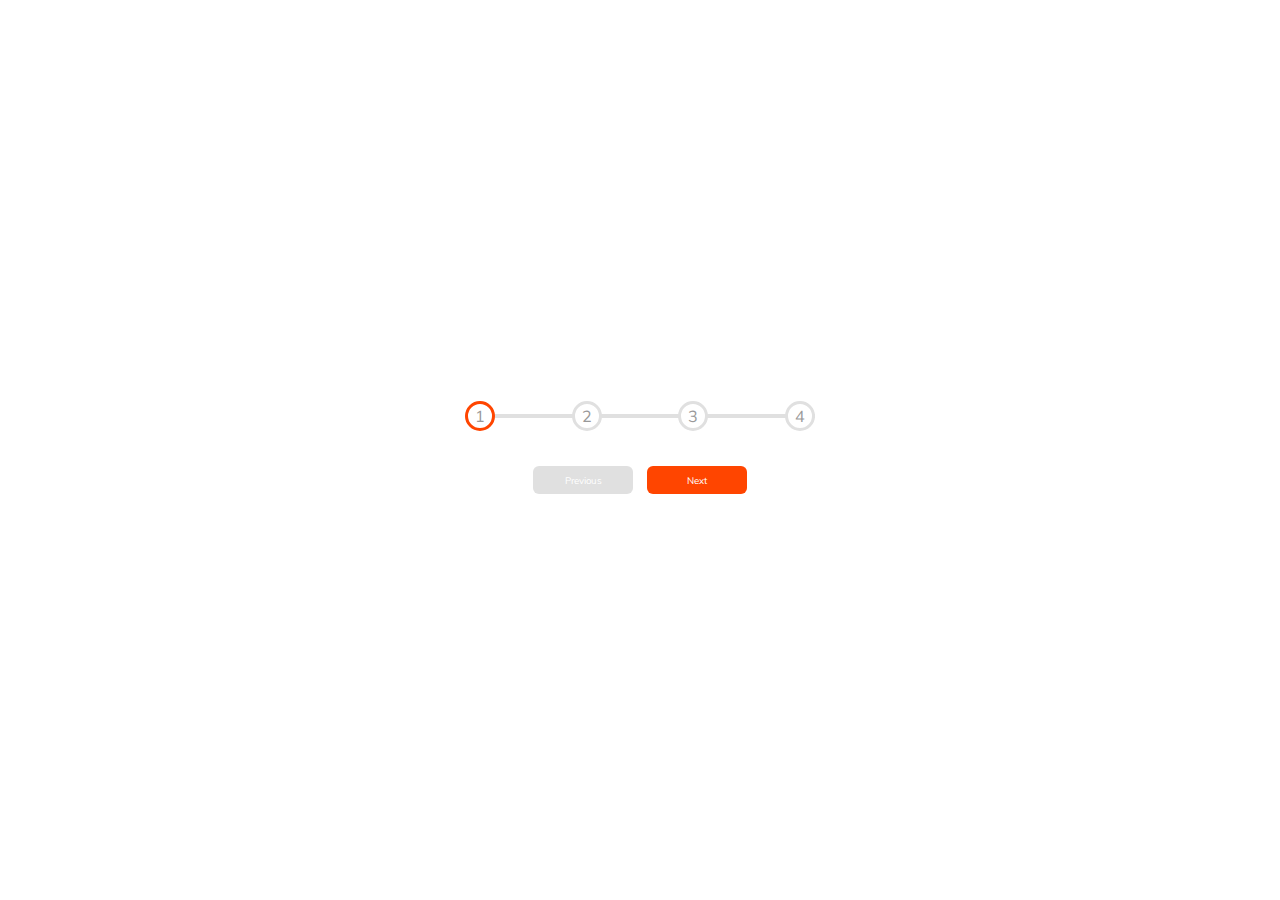
<file: 02-progress-bar/index.html>
<!DOCTYPE html>
<html lang="en">

<head>
  <meta charset="UTF-8">
  <meta http-equiv="X-UA-Compatible" content="IE=edge">
  <meta name="viewport" content="width=device-width, initial-scale=1.0">
  <title>Progress bar</title>
  <link rel="stylesheet" href="https://cdnjs.cloudflare.com/ajax/libs/font-awesome/6.2.1/css/all.min.css"
    integrity="sha512-MV7K8+y+gLIBoVD59lQIYicR65iaqukzvf/nwasF0nqhPay5w/9lJmVM2hMDcnK1OnMGCdVK+iQrJ7lzPJQd1w=="
    crossorigin="anonymous" referrerpolicy="no-referrer" />
  <link rel="stylesheet" href="./style.css">
</head>

<body>
  <div class="container">
    <div class="progress-container">
      <div class="progress" id="progress"></div>
      <div class="circle active">1</div>
      <div class="circle">2</div>
      <div class="circle">3</div>
      <div class="circle">4</div>
    </div>

    <button class="btn" id="prev-btn" disabled>Previous</button>
    <button class="btn" id="next-btn">Next</button>
  </div>


  <script src="./script.js"></script>
</body>

</html>
</file>
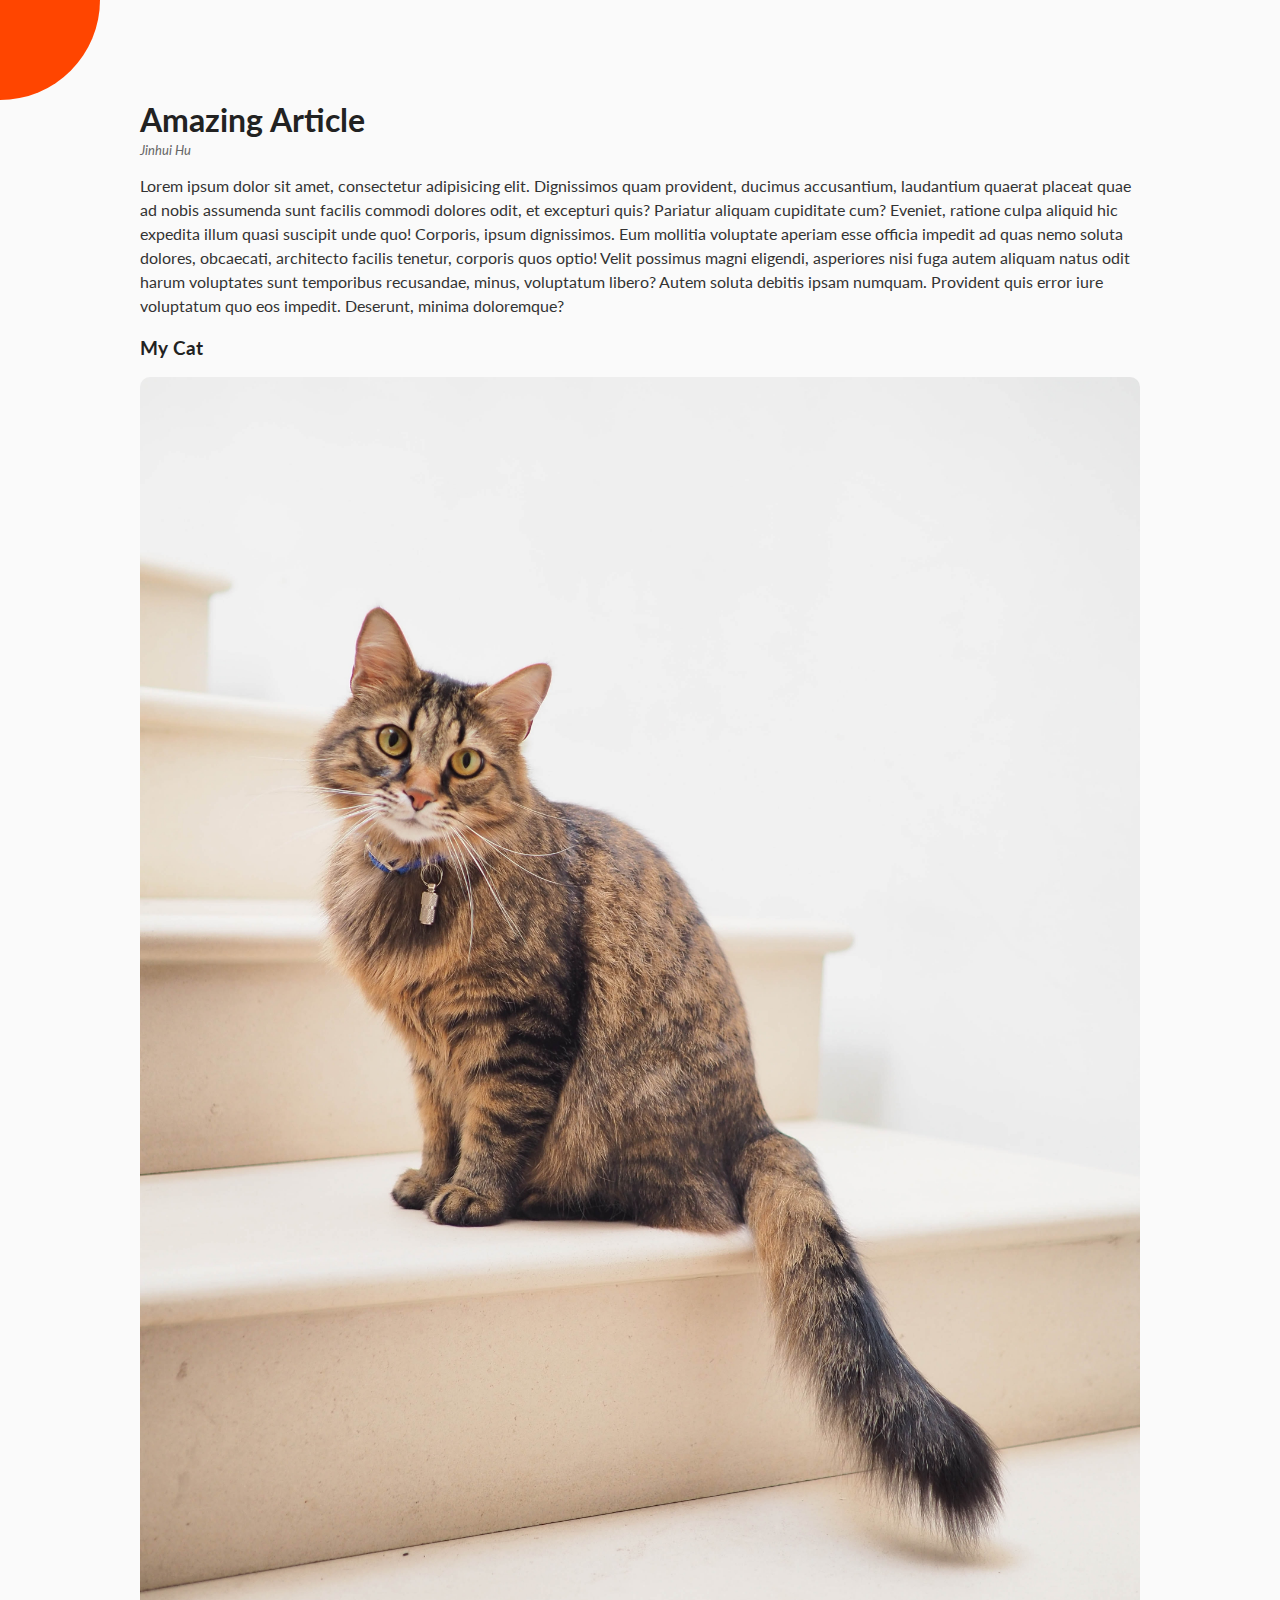
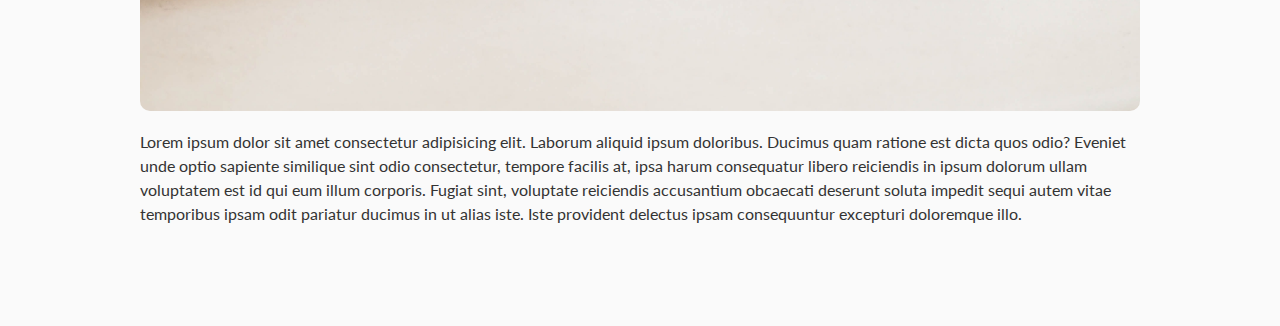
<file: 03-Rotating-navigation/index.html>
<!DOCTYPE html>
<html lang="en">

<head>
  <meta charset="UTF-8">
  <meta http-equiv="X-UA-Compatible" content="IE=edge">
  <meta name="viewport" content="width=device-width, initial-scale=1.0">
  <title>Rotating Navigation</title>
  <link rel="stylesheet" href="https://cdnjs.cloudflare.com/ajax/libs/font-awesome/6.2.1/css/all.min.css"
    integrity="sha512-MV7K8+y+gLIBoVD59lQIYicR65iaqukzvf/nwasF0nqhPay5w/9lJmVM2hMDcnK1OnMGCdVK+iQrJ7lzPJQd1w=="
    crossorigin="anonymous" referrerpolicy="no-referrer" />
  <link rel="stylesheet" href="./style.css">
</head>

<body>
  <div class="container">
    <div class="circle-container">
      <div class="circle">
        <button id="close"><i class="fas fa-times"></i></button>
        <button id="open"><i class="fas fa-bars"></i></button>
      </div>
    </div>

    <div class="content">
      <h1>Amazing Article</h1>
      <small>Jinhui Hu</small>
      <p>Lorem ipsum dolor sit amet, consectetur adipisicing elit. Dignissimos quam provident, ducimus accusantium,
        laudantium quaerat placeat quae ad nobis assumenda sunt facilis commodi dolores odit, et excepturi quis?
        Pariatur aliquam cupiditate cum? Eveniet, ratione culpa aliquid hic expedita illum quasi suscipit unde quo!
        Corporis, ipsum dignissimos. Eum mollitia voluptate aperiam esse officia impedit ad quas nemo soluta dolores,
        obcaecati, architecto facilis tenetur, corporis quos optio! Velit possimus magni eligendi, asperiores nisi fuga
        autem aliquam natus odit harum voluptates sunt temporibus recusandae, minus, voluptatum libero? Autem soluta
        debitis ipsam numquam. Provident quis error iure voluptatum quo eos impedit. Deserunt, minima doloremque?</p>

      <h3>My Cat</h3>
      <img src="./image/alexander-london-mJaD10XeD7w-unsplash.jpg" alt="kitty">
      <p>Lorem ipsum dolor sit amet consectetur adipisicing elit. Laborum aliquid ipsum doloribus. Ducimus quam ratione
        est dicta quos odio? Eveniet unde optio sapiente similique sint odio consectetur, tempore facilis at, ipsa harum
        consequatur libero reiciendis in ipsum dolorum ullam voluptatem est id qui eum illum corporis. Fugiat sint,
        voluptate reiciendis accusantium obcaecati deserunt soluta impedit sequi autem vitae temporibus ipsam odit
        pariatur ducimus in ut alias iste. Iste provident delectus ipsam consequuntur excepturi doloremque illo.</p>
    </div>
  </div>

  <nav>
    <ul>
      <li><i class="fas fa-home"> Home</i></li>
      <li><i class="fas fa-user-alt"> About</i></li>
      <li><i class="fas fa-envelope"> Contact</i></li>
    </ul>
  </nav>

  <script src="./script.js"></script>
</body>

</html>
</file>
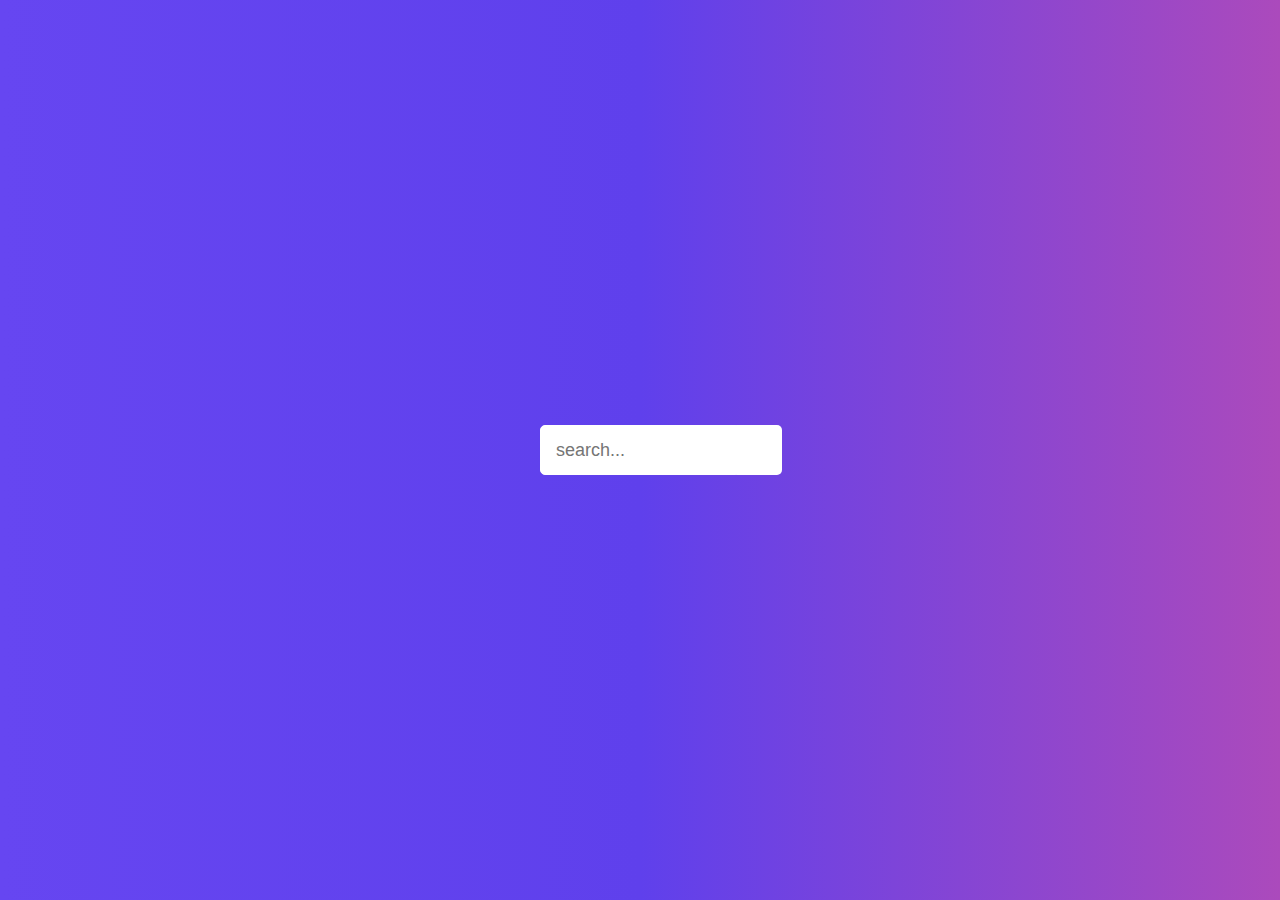
<file: 04-hidden-search-widget/index.html>
<!DOCTYPE html>
<html lang="en">

<head>
  <meta charset="UTF-8">
  <meta http-equiv="X-UA-Compatible" content="IE=edge">
  <meta name="viewport" content="width=device-width, initial-scale=1.0">
  <title>Hidden search widget</title>
  <link rel="stylesheet" href="https://cdnjs.cloudflare.com/ajax/libs/font-awesome/6.2.1/css/all.min.css"
    integrity="sha512-MV7K8+y+gLIBoVD59lQIYicR65iaqukzvf/nwasF0nqhPay5w/9lJmVM2hMDcnK1OnMGCdVK+iQrJ7lzPJQd1w=="
    crossorigin="anonymous" referrerpolicy="no-referrer" />
  <link rel="stylesheet" href="./style.css">
</head>

<body>
  <div class="search active">
    <input type="text" class="input" placeholder="search...">
    <button class="btn"><i class="fas fa-search"></i></button>
  </div>

  <script src="./script.js"></script>
</body>

</html>
</file>
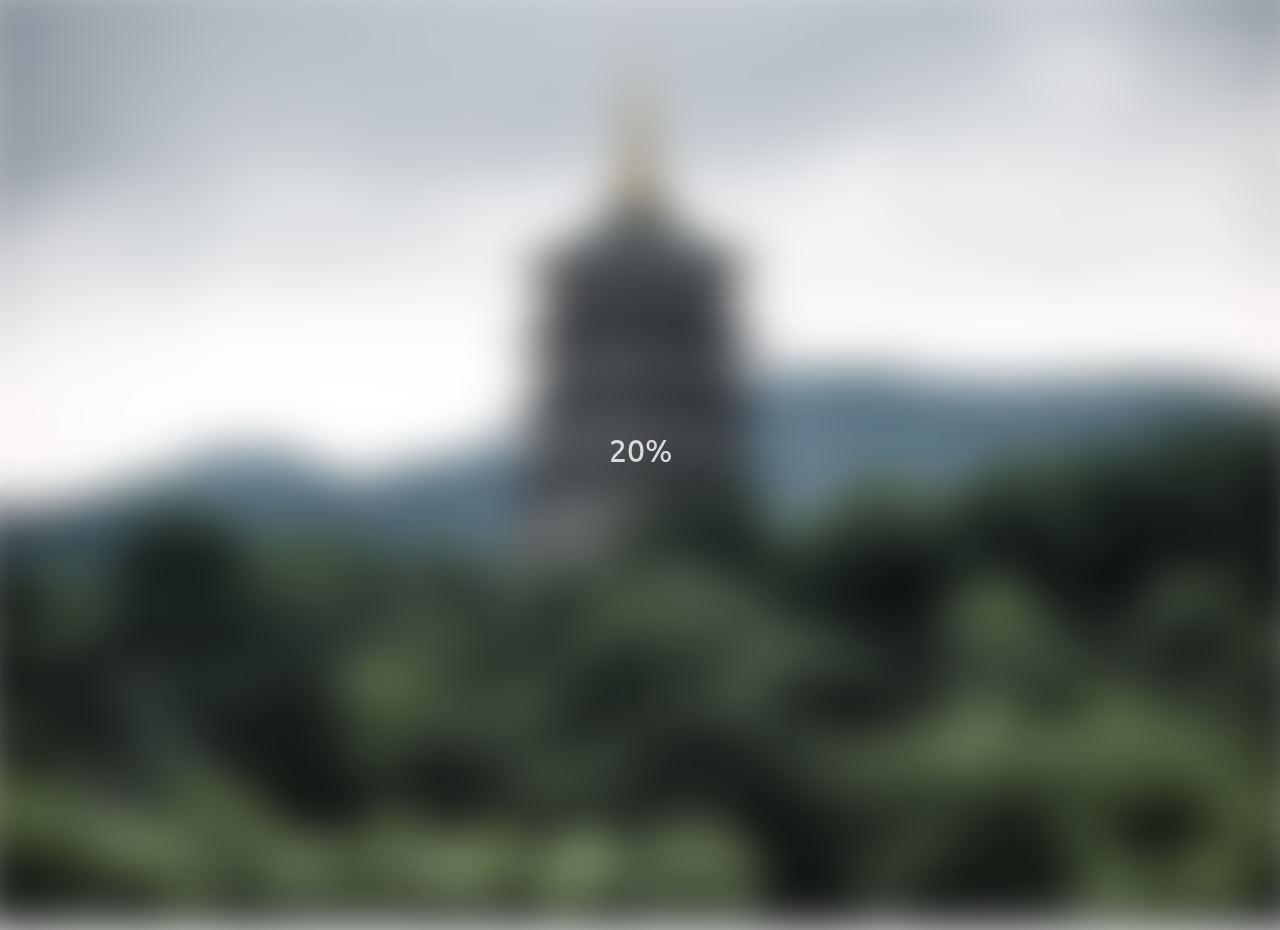
<file: 05-blurry-loading/index.html>
<!DOCTYPE html>
<html lang="en">

<head>
  <meta charset="UTF-8">
  <meta http-equiv="X-UA-Compatible" content="IE=edge">
  <meta name="viewport" content="width=device-width, initial-scale=1.0">
  <title>Blurry Loading</title>
  <link rel="stylesheet" href="./style.css">
</head>

<body>
  <section class="bg"></section>
  <div class="loading-text">0%</div>

  <script src="./script.js"></script>
</body>

</html>
</file>
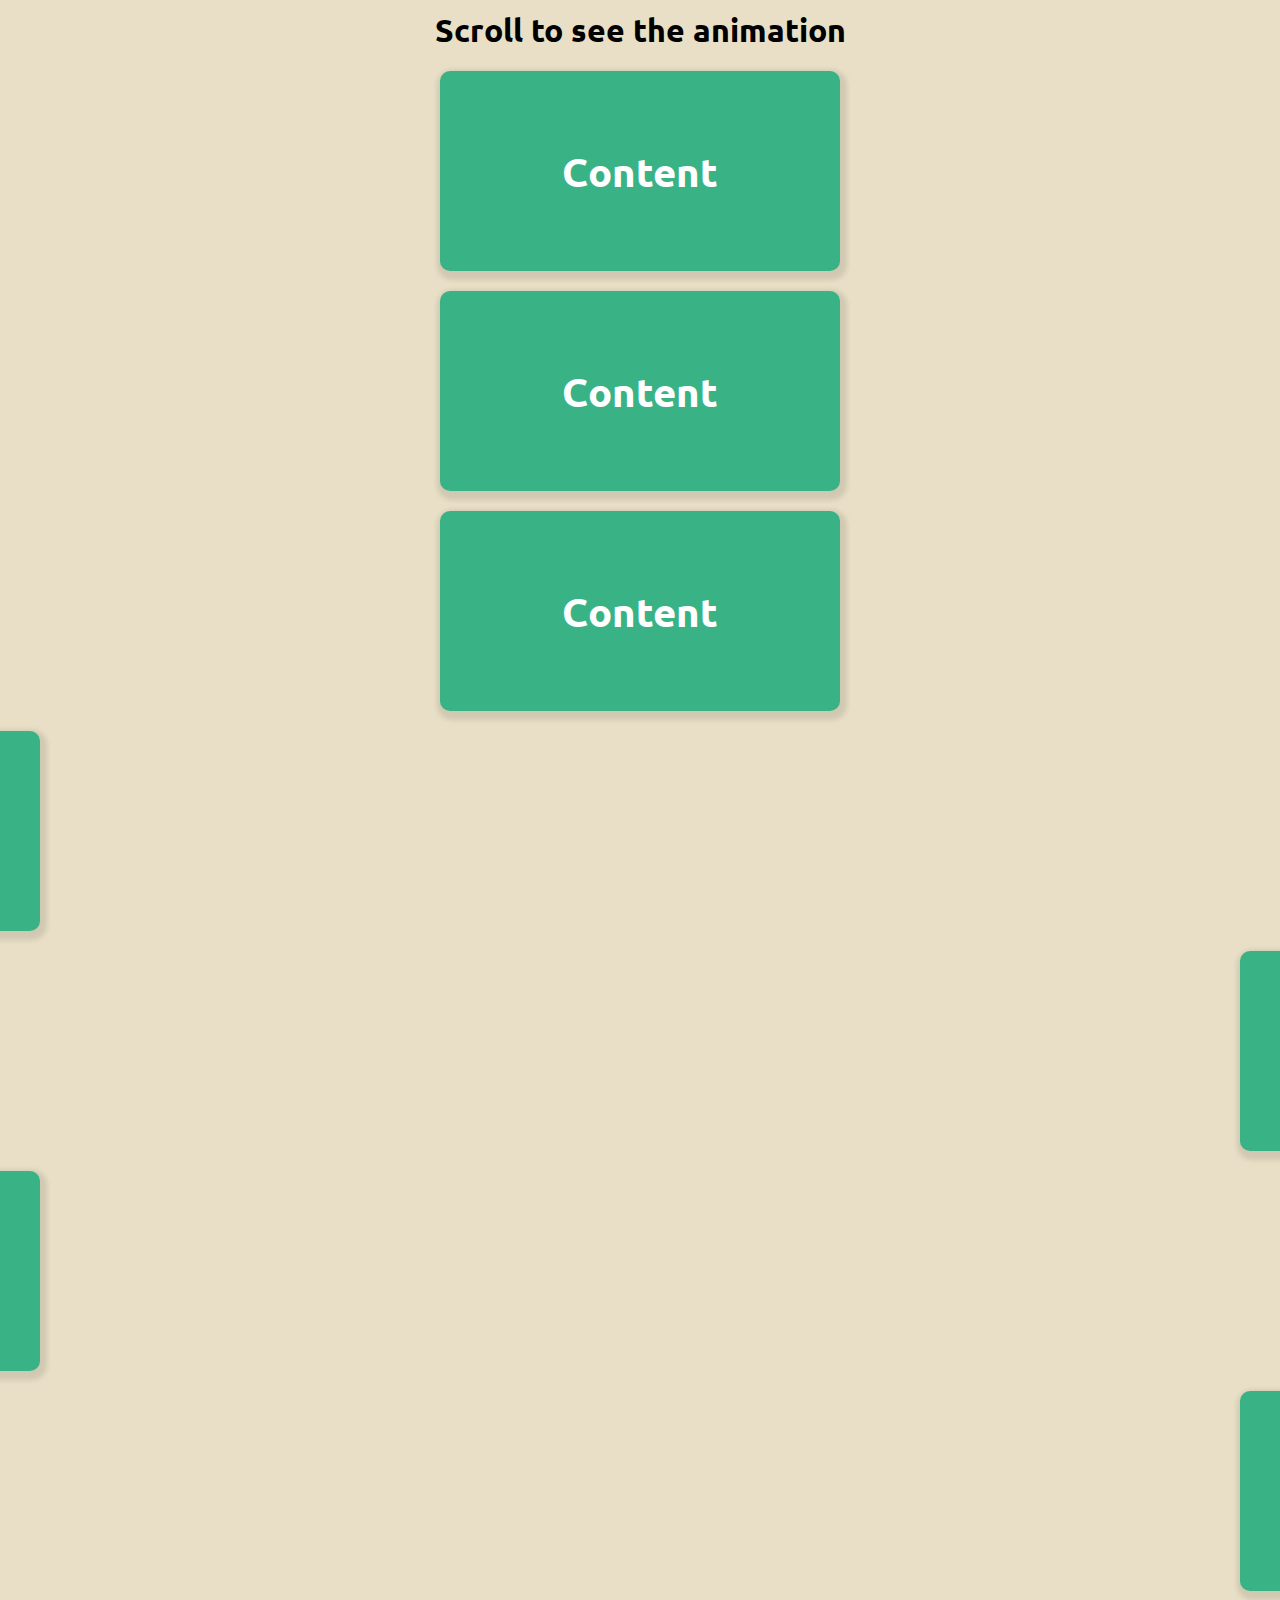
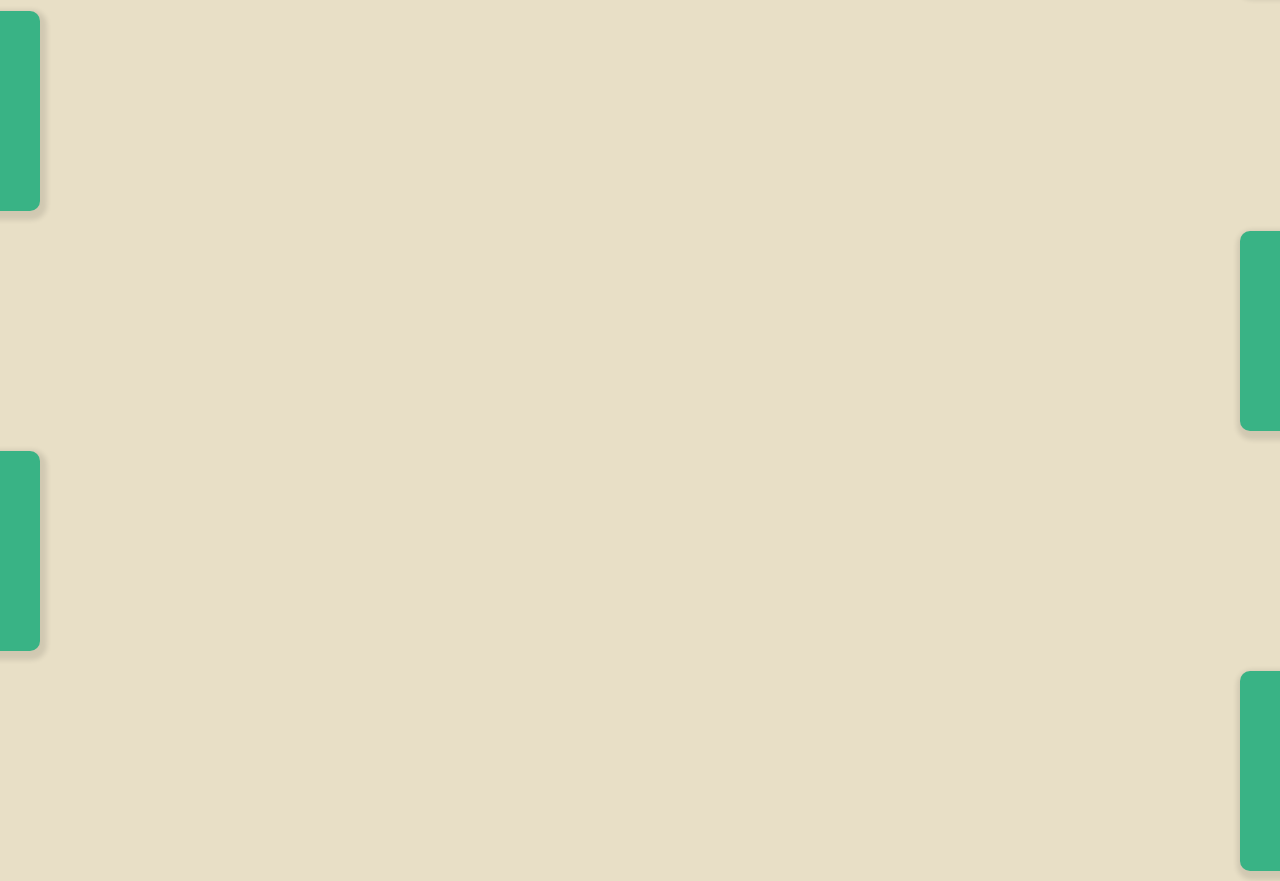
<file: 06-scroll-animation/index.html>
<!DOCTYPE html>
<html lang="en">

<head>
  <meta charset="UTF-8">
  <meta http-equiv="X-UA-Compatible" content="IE=edge">
  <meta name="viewport" content="width=device-width, initial-scale=1.0">
  <title>Scroll Animation</title>
  <link rel="stylesheet" href="./style.css">
</head>

<body>
  <h1>Scroll to see the animation</h1>
  <div class="box">
    <h2>Content</h2>
  </div>
  <div class="box">
    <h2>Content</h2>
  </div>
  <div class="box">
    <h2>Content</h2>
  </div>
  <div class="box">
    <h2>Content</h2>
  </div>
  <div class="box">
    <h2>Content</h2>
  </div>
  <div class="box">
    <h2>Content</h2>
  </div>
  <div class="box">
    <h2>Content</h2>
  </div>
  <div class="box">
    <h2>Content</h2>
  </div>
  <div class="box">
    <h2>Content</h2>
  </div>
  <div class="box">
    <h2>Content</h2>
  </div>
  <div class="box">
    <h2>Content</h2>
  </div>

  <script src="./script.js"></script>
</body>

</html>
</file>
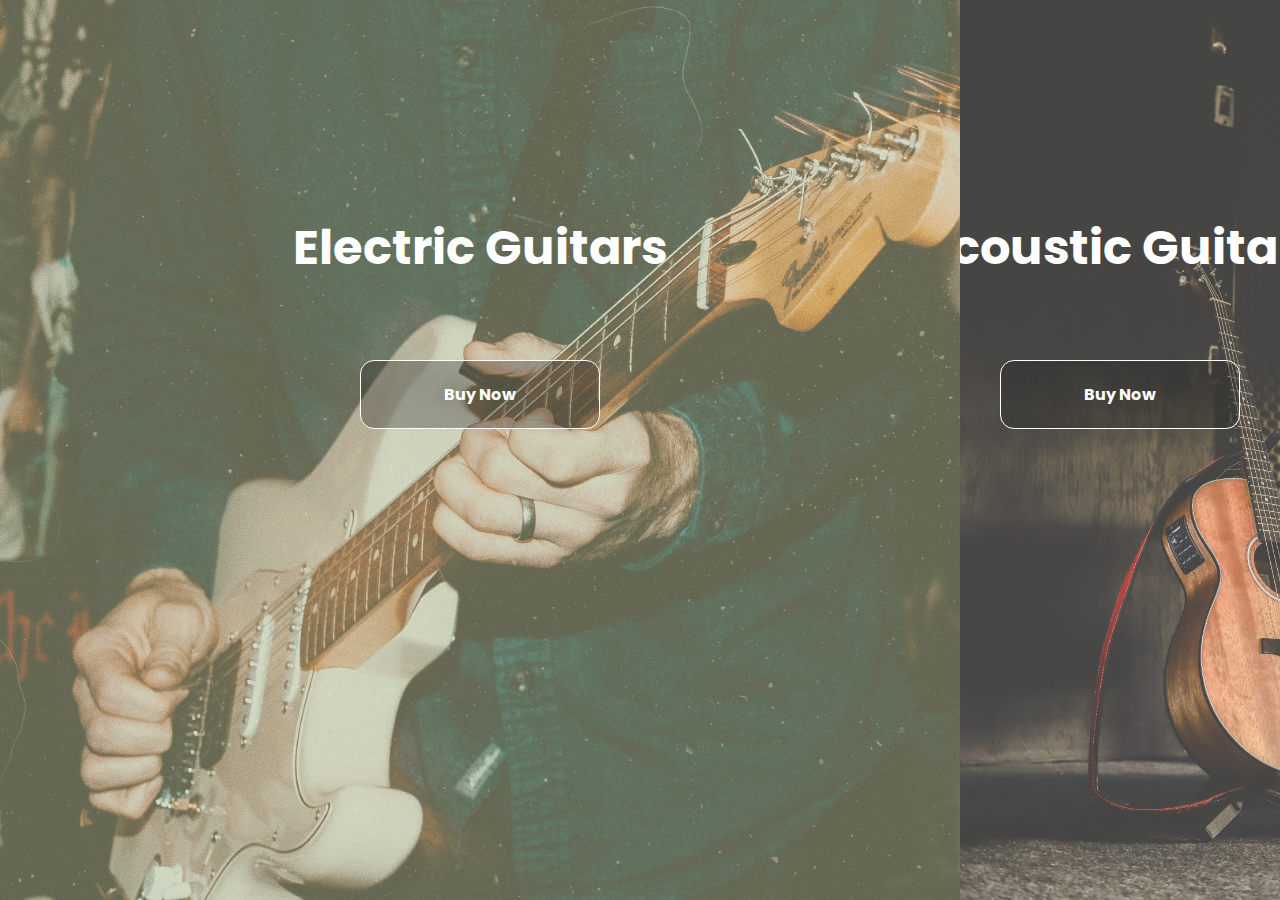
<file: 07-split-landing-page/index.html>
<!DOCTYPE html>
<html lang="en">

<head>
  <meta charset="UTF-8">
  <meta http-equiv="X-UA-Compatible" content="IE=edge">
  <meta name="viewport" content="width=device-width, initial-scale=1.0">
  <title>Split Landing Page</title>
  <link rel="stylesheet" href="./style.css">
</head>

<body>
  <div class="container">
    <div class="split left">
      <h1>Electric Guitars</h1>
      <a href="#" class="btn">Buy Now</a>
    </div>
    <div class="split right">
      <h1>Acoustic Guitars</h1>
      <a href="#" class="btn">Buy Now</a>
    </div>
  </div>
  <script src="./script.js"></script>
</body>

</html>
</file>
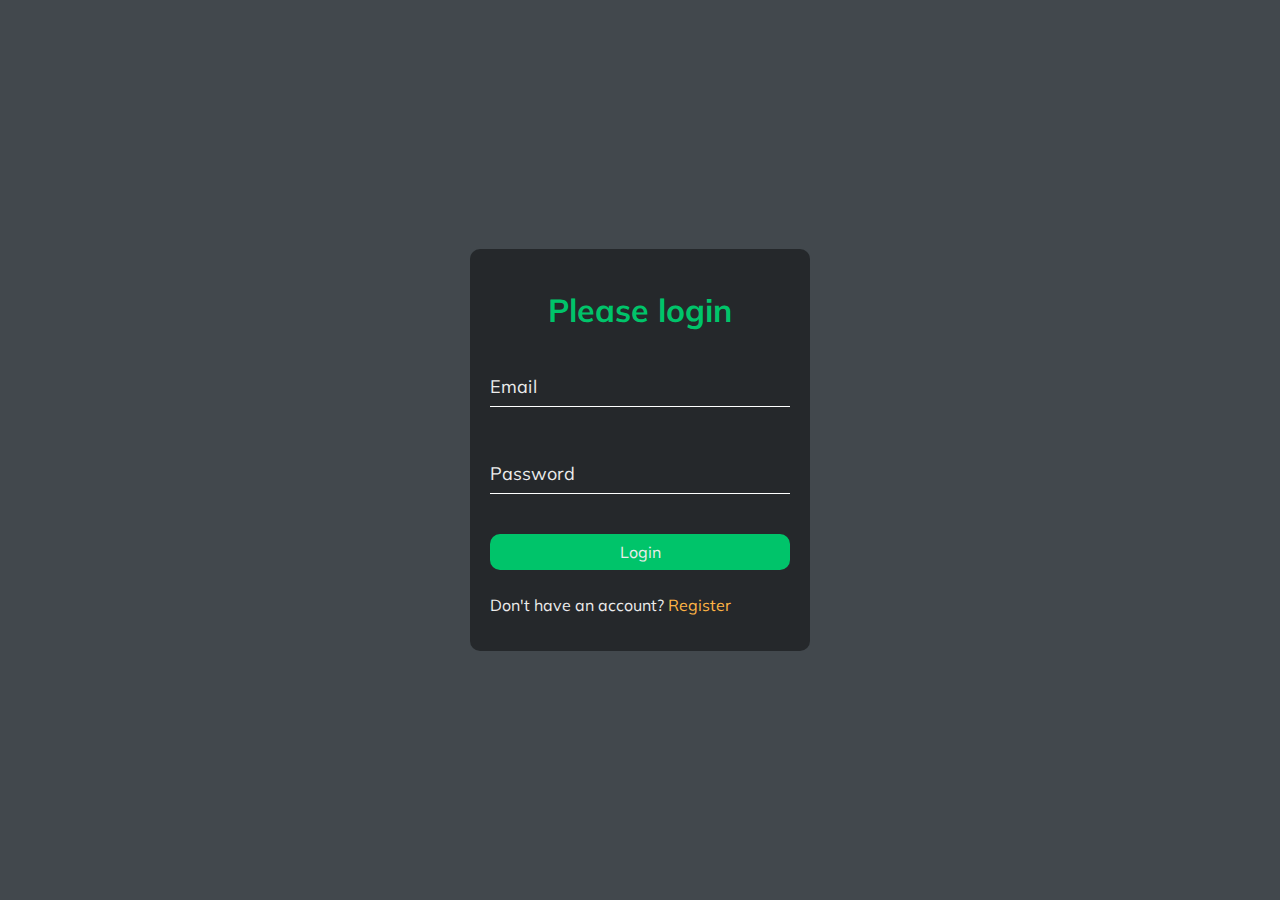
<file: 08-form-wave-animation/index.html>
<!DOCTYPE html>
<html lang="en">

<head>
  <meta charset="UTF-8">
  <meta http-equiv="X-UA-Compatible" content="IE=edge">
  <meta name="viewport" content="width=device-width, initial-scale=1.0">
  <title>Form Wave Animation</title>
  <link rel="stylesheet" href="./style.css">
</head>

<body>

  <div class="container">
    <h1>Please login</h1>
    <form>
      <div class="form-control">
        <input id="email-input" type="text" required>
        <label for="email-input">Email</label>
      </div>
      <div class="form-control">
        <input id="password-input" type="password" required>
        <label for="password-input">Password</label>
      </div>
      <button class="btn">Login</button>

      <p class="text">Don't have an account? <a href="#">Register</a></p>
    </form>
  </div>

  <script src="./script.js"></script>
</body>

</html>
</file>
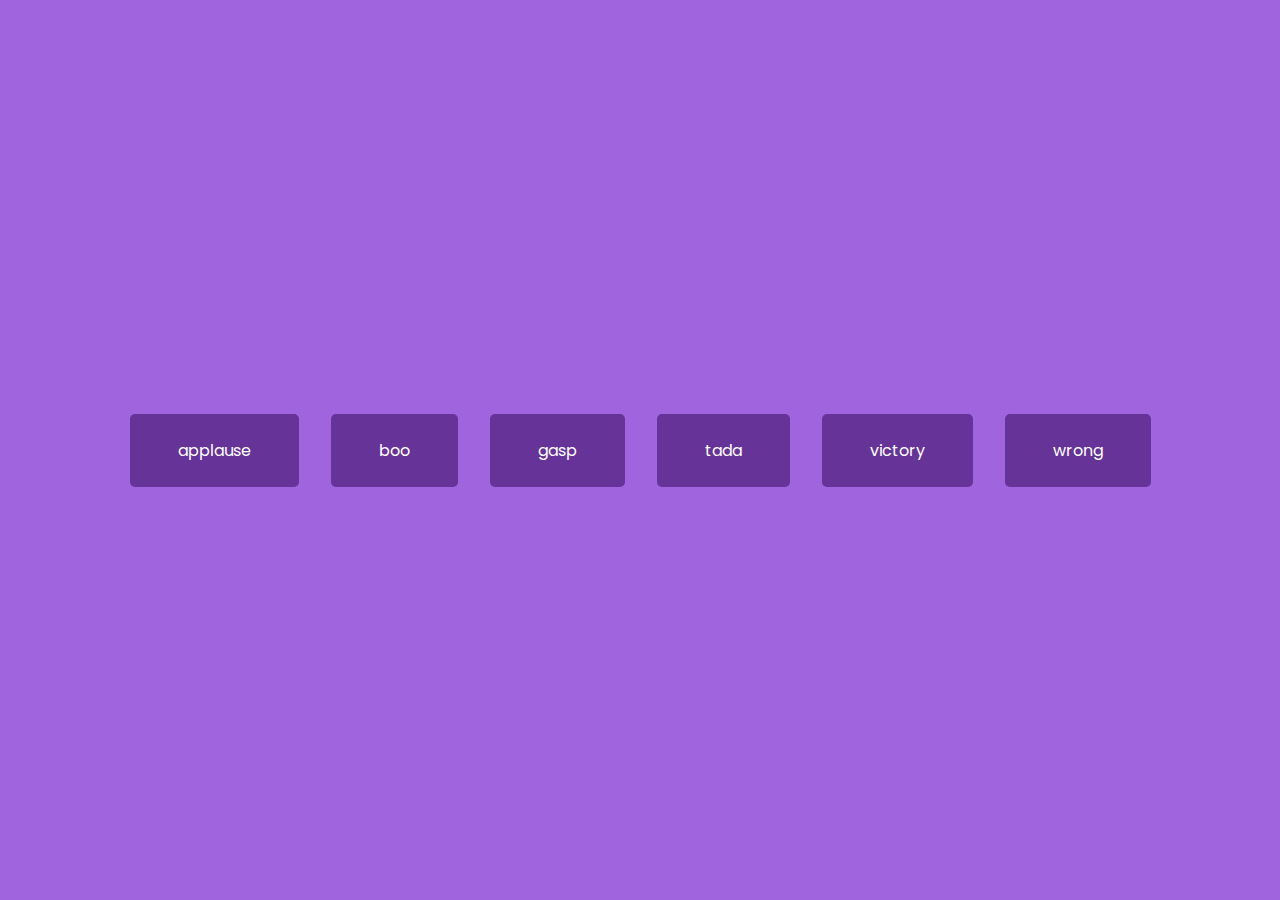
<file: 09-sound-board/index.html>
<!DOCTYPE html>
<html lang="en">

<head>
  <meta charset="UTF-8">
  <meta http-equiv="X-UA-Compatible" content="IE=edge">
  <meta name="viewport" content="width=device-width, initial-scale=1.0">
  <title>Sound-board</title>
  <link rel="stylesheet" href="./style.css">
</head>

<body>
  <audio id="applause" src="sounds/applause.mp3"></audio>
  <audio id="boo" src="sounds/boo.mp3"></audio>
  <audio id="gasp" src="sounds/gasp.mp3"></audio>
  <audio id="tada" src="sounds/tada.mp3"></audio>
  <audio id="victory" src="sounds/victory.mp3"></audio>
  <audio id="wrong" src="sounds/wrong.mp3"></audio>

  <div id="buttons"></div>

  <script src="./script.js"></script>
</body>

</html>
</file>
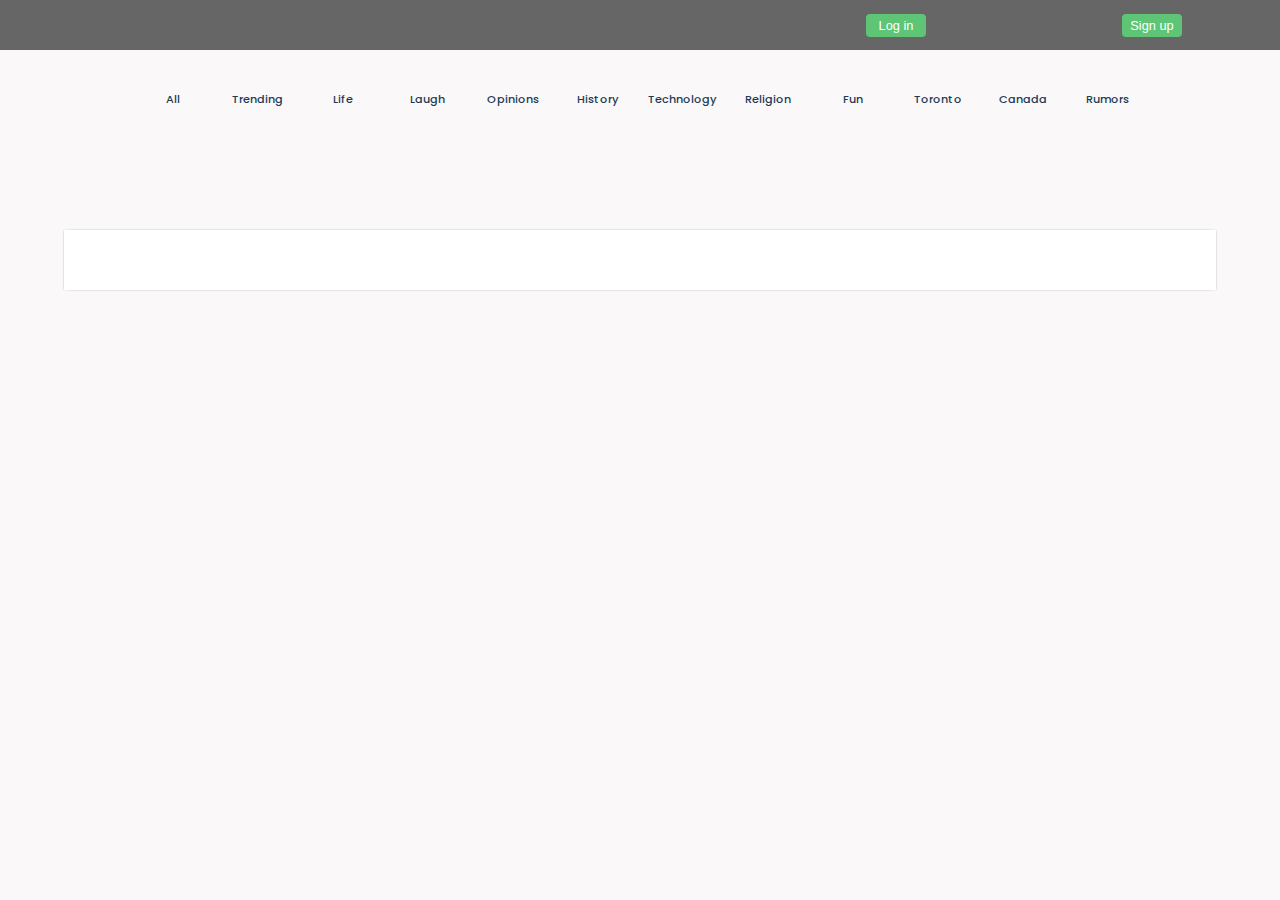
<file: 51-clone-website/index.html>
<!DOCTYPE html>
<html lang="en">

<head>
  <meta charset="UTF-8">
  <meta http-equiv="X-UA-Compatible" content="IE=edge">
  <meta name="viewport" content="width=device-width, initial-scale=1.0">
  <title>Clone Website Attempt</title>
  <link rel="stylesheet" href="https://cdnjs.cloudflare.com/ajax/libs/font-awesome/6.3.0/css/all.min.css"
    integrity="sha512-SzlrxWUlpfuzQ+pcUCosxcglQRNAq/DZjVsC0lE40xsADsfeQoEypE+enwcOiGjk/bSuGGKHEyjSoQ1zVisanQ=="
    crossorigin="anonymous" referrerpolicy="no-referrer" />
  <link rel="stylesheet" href="style.css">
</head>

<body>
  <div class="header-wrapper">
    <div class="burger">
      <button class="burger-btn" id="burger"><i class="fa-solid fa-bars"></i></button>
    </div>
    <div class="header-btns">
      <button><a href="#">Log in</a></button>
      <button><a href="#">Sign up</a></button>
    </div>
  </div>

  <div class="hidden-menu hidden" id="hidden-menu">
    <div class="menu-item"><i class="fa-solid fa-list-ul"></i> Discover</div>
    <div class="menu-item"><i class="fa-solid fa-bookmark"></i> Featured</div>
    <div class="menu-item"><i class="fa-solid fa-magnifying-glass"></i> Search</div>
  </div>
  <div class="hidden-layer hidden"></div>

  <div class="main-container">
    <div class="topics-container">
      <ul id="topic-list">
        <li>All</li>
        <li>Trending</li>
        <li>Life</li>
        <li>Laugh</li>
        <li>Opinions</li>
        <li>History</li>
        <li>Technology</li>
        <li>Religion</li>
        <li>Fun</li>
        <li>Toronto</li>
        <li>Canada</li>
        <li>Rumors</li>
      </ul>
    </div>

    <div class="feed-container">
      <div class="feed-top">
        <button class="feed-burger"><i class="fa-solid fa-list"></i></button>
        <div class="hidden-feed-menu hidden">
          <div class="hfm-item"><i class="fa-solid fa-list-check"></i> All</div>
          <div class="hfm-item"><i class="fa-solid fa-question"></i> Questions</div>
          <div class="hfm-item"><i class="fa-regular fa-newspaper"></i> Articles</div>
          <div class="hfm-item"><i class="fa-solid fa-file-video"></i> Videos</div>
        </div>
        <div class="switch-bar">
        </div>
      </div>
    </div>
  </div>



  <script src="./script.js"></script>
</body>

</html>
</file>
<file: 02-progress-bar/style.css>
@import url('https://fonts.googleapis.com/css2?family=Muli:ital,wght@0,200;0,300;0,400;0,500;0,600;0,700;1,400&family=Roboto+Condensed:wght@300;400;700&display=swap');

:root {
  --line-border-fill: orangered;
  --line-border-empty: #e0e0e0;
}


* {
  box-sizing: border-box;
}

body {
  font-family: "Muli", sans-serif;
  margin: 0;
  display: flex;
  align-items: center;
  justify-content: center;
  height: 100vh;
  overflow: hidden;
}

.container {
  text-align: center;
}

.progress-container {
  display: flex;
  justify-content: space-between;
  position: relative;
  margin-bottom: 30px;
  max-width: 100%;
  width: 350px;
}

.progress-container::before {
  content: '';
  background-color: var(--line-border-empty);
  position: absolute;
  top: 50%;
  left: 0;
  height: 4px;
  width: 100%;
  transform: translateY(-50%);
  z-index: -1;
}

.progress {
  background-color: var(--line-border-fill);
  position: absolute;
  top: 50%;
  left: 0;
  height: 4px;
  width: 0%;
  transform: translateY(-50%);
  z-index: -1;
  transition: .4s ease;
}

.circle {
  background-color: #fff;
  color: #999;
  border-radius: 50%;
  height: 30px;
  width: 30px;
  display: flex;
  align-items: center;
  justify-content: center;
  border: 3px solid var(--line-border-empty);
  transition: 0.2s ease-in 0.4s;
}

.circle.active {
  border: 3px solid var(--line-border-fill);
}

.btn {
  background-color: var(--line-border-fill);
  color: #fff;
  border: none;
  border-radius: 6px;
  cursor: pointer;
  font-family: inherit;
  padding: 8px 30px;
  margin: 5px;
  font-size: 0.6rem;
  width: 100px;
  text-align: center;
}

.btn:active {
  transform: scale(0.98);
}

.btn:focus {
  outline: 0;
}

.btn:disabled {
  background-color: var(--line-border-empty);
  cursor: not-allowed;
}
</file>
<file: 03-Rotating-navigation/style.css>
@import url('https://fonts.googleapis.com/css2?family=Lato:ital,wght@0,200;0,300;0,400;0,500;0,600;0,700;1,400&family=Roboto+Condensed:wght@300;400;700&display=swap');

* {
  box-sizing: border-box;
}

body {
  font-family: "Lato", sans-serif;
  background-color: #333;
  color: #222;
  margin: 0;
  overflow-x: hidden;
}

.container {
  background-color: #fafafa;
  transform-origin: top left;
  transition: transform 0.5s linear;
  width: 100vw;
  min-height: 100vh;
  padding: 50px;
}

.container.show-nav {
  transform: rotate(-20deg);
}

.circle-container {
  position: fixed;
  top: -100px;
  left: -100px;
}

.circle {
  background-color: orangered;
  height: 200px;
  width: 200px;
  border-radius: 50%;
  position: relative;
  transition: transform 0.5s linear;
}

.container.show-nav .circle {
  transform: rotate(-70deg);
}

.circle button {
  position: absolute;
  top: 50%;
  left: 50%;
  height: 100px;
  background: transparent;
  border: 0;
  font-size: 26px;
  color: #fff;
  cursor: pointer;
}

.circle button:focus {
  outline: none;
}

.circle button#open {
  left: 60%;
}

.circle button#close {
  top: 60%;
  transform-origin: top left;
  transform: rotate(90deg);
}

.container.show-nav + nav li {
  transform: translateX(0);
  transition-delay: 0.5s;
}

nav {
  position: fixed;
  bottom: 40px;
  left: 0;
  z-index: 100;
}

nav ul {
  list-style-type: none;
  padding-left: 30px;
}

nav ul li {
  color: white;
  margin: 40px 0;
  transform: translateX(-100%);
  transition: transform 0.4s ease-in;
}

nav ul li i {
  font-size: 14px;
  margin-right: 10px;
}

nav ul li + li {
  margin-left: 15px;
  transform: translateX(-150%);
}
nav ul li + li + li {
  margin-left: 30px;
  transform: translateX(-200%);
}

.content img {
  max-width: 100%;
  border-radius: 10px;
}

.content {
  max-width: 1000px;
  margin: 50px auto
}

.content h1 {
  margin: 0;
}

.content small {
  color: #666;
  font-style: italic;
}

.content p {
  color: #333;
  line-height: 1.5;
}
</file>
<file: 04-hidden-search-widget/style.css>
@import url('https://fonts.googleapis.com/css2?family=Poppins:ital,wght@0,200;0,300;0,400;0,500;0,600;0,700;1,400&family=Roboto+Condensed:wght@300;400;700&display=swap');

* {
  box-sizing: border-box;
}

body {
  background-image: linear-gradient(90deg, #6646f1, #5f40ec, rgb(171, 74, 188));
  font-family: "Poppins", sans-serif;
  margin: 0;
  display: flex;
  align-items: center;
  justify-content: center;
  height: 100vh;
  overflow: hidden;
}

.search {
  position: relative;
  height: 50px;
}

.search .input {
  background-color: #fff;
  border: 1px solid white;
  border-radius: 5px;
  font-size: 18px;
  padding: 15px;
  height: 50px;
  width: 50px;
  transition: width 0.3s ease;
}

.btn {
  background-color: white;
  border: 0;
  border-radius: 5px;
  cursor: pointer;
  font-size: 24px;
  position: absolute;
  top: 0;
  left: 0;
  height: 50px;
  width: 50px;
  transition: transform 0.3s ease;
}

.input:focus {
  outline: none;
}

.search.active .input {
  width: 200px;
}

.search.active .btn {
  transform: translateX(192px);
}
</file>
<file: 05-blurry-loading/style.css>
@import url('https://fonts.googleapis.com/css2?family=Ubuntu:ital,wght@0,200;0,300;0,400;0,500;0,600;0,700;1,400&family=Roboto+Condensed:wght@300;400;700&display=swap');

* {
  box-sizing: border-box;
}

body {
  font-family: "Ubuntu", sans-serif;
  margin: 0;
  display: flex;
  align-items: center;
  justify-content: center;
  height: 100vh;
  overflow: hidden;
}

.bg {
  background: url('./image/dendy-HdWb14i41l4-unsplash.jpg') no-repeat center center/cover;
  position: absolute;
  top: -30;
  left: -30;
  width: calc(100vw + 60px);
  height: calc(100vh + 60px);
  z-index: -1;
  filter: blur(30px);
}

.loading-text {
  font-size: 2rem;
  color: white;
}
</file>
<file: 06-scroll-animation/style.css>
@import url('https://fonts.googleapis.com/css2?family=Ubuntu:ital,wght@0,200;0,300;0,400;0,500;0,600;0,700;1,400&family=Roboto+Condensed:wght@300;400;700&display=swap');

:root {
  --color-primary: #5ec576;
  --color-secondary: #ffcb03;
  --color-tertiary: #ff585f;
  --color-primary-darker: #4bbb7d;
  --color-secondary-darker: #ffbb00;
  --color-tertiary-darker: #fd424b;
  --color-primary-opacity: #5ec5763a;
  --color-secondary-opacity: #ffcd0331;
  --color-tertiary-opacity: #ff58602d;
  --gradient-primary: linear-gradient(to top left, #39b385, #9be15d);
  --gradient-secondary: linear-gradient(to top left, #ffb003, #ffcb03);
}

* {
  box-sizing: border-box;
}

html {
  scroll-behavior: smooth;
}

body {
  font-family: "Ubuntu", sans-serif;
  background-color: #e8dfc6;
  margin: 0;
  display: flex;
  flex-direction: column;
  align-items: center;
  justify-content: center;
}

h1 {
  margin: 10px;
}

.box {
  background-color: #39b385;
  color: #fff;
  display: flex;
  align-items: center;
  justify-content: center;
  width: 400px;
  height: 200px;
  margin: 10px;
  border-radius: 10px;
  box-shadow: 2px 4px 5px 5px rgba(0,0,0,0.1);
  transform: translateX(200%);
  transition: transform 0.4s ease;
}

.box:nth-of-type(even) {
  transform: translateX(-200%);
}

.box.show {
  transform: translateX(0);
}

.box h2 {
  font-size: 40px;
}
</file>
<file: 07-split-landing-page/style.css>
@import url('https://fonts.googleapis.com/css2?family=Poppins:ital,wght@0,200;0,300;0,400;0,500;0,600;0,700;1,400&family=Roboto+Condensed:wght@300;400;700&display=swap');

:root {
  --left-bg-color: rgba(237, 241, 188, 0.4);
  --right-bg-color: rgba(230, 230, 224, 0.3);
  --left-btn-hover-color: rgba(42, 42, 39, 0.4);
  --left-btn-hover-color: rgba(42, 42, 39, 0.8);
}

* {
  box-sizing: border-box;
}

body {
  font-family: "Poppins", sans-serif;
  height: 100vh;
  overflow: hidden;
  margin: 0;
}

.container {
  position: relative;
  width: 100%;
  height: 100%;
  background: #333;
}

h1 {
  font-size: 3rem;
  color: white;
  position: absolute;
  left: 50%;
  top: 20%;
  transform: translateX(-50%);
  white-space: nowrap;
}

.btn {
  position: absolute;
  left: 50%;
  top: 40%;
  transform: translateX(-50%);
  text-decoration: none;
  color: white;
  border: 0.1rem solid white;
  border-radius: 14px;
  font-size: 1rem;
  width: 15rem;
  padding: 1.3rem;
  display: flex;
  align-items: center;
  justify-content: center;
  font-weight: bold;
  background-color: rgba(30, 30, 30, 0.3);
}

.split.left .btn:hover {
  background-color: var(--left-btn-hover-color);
}
.split.right .btn:hover {
  background-color: var(--left-btn-hover-color);
}

.split {
  position: absolute;
  width: 50%;
  height: 100%;
  overflow: hidden;
  transition: 0.7s ease-in-out;
}

.split.left {
  top: 0;
  left: 0;
  background: url('./image/electric-guitar.jpg');
  background-repeat: no-repeat;
  background-size: cover;
}

.split.right {
  top: 0;
  left: 50%;
  background: url('./image/acoustic-guitar.jpg');
  background-repeat: no-repeat;
  background-size: cover;
}

.split.left::before {
  content: '';
  position: absolute;
  width: 100%;
  height: 100%;
  background-color: var(--left-bg-color);
}

.split.right::before {
  content: '';
  position: absolute;
  width: 100%;
  height: 100%;
  background-color: var(--right-bg-color);
}

.hover-left .left {
  width: 75%;
}

.hover-left .right {
  width: 25%;
  left: 75%;
}

.hover-right .right {
  width: 75%;
  left: 25%;
}

.hover-right .left {
  width: 25%;
}
</file>
<file: 08-form-wave-animation/style.css>
@import url('https://fonts.googleapis.com/css2?family=Muli:ital,wght@0,200;0,300;0,400;0,500;0,600;0,700;1,400&family=Roboto+Condensed:wght@300;400;700&display=swap');

* {
  box-sizing: border-box;
}

body {
  font-family: "Muli", sans-serif;
  margin: 0;
  display: flex;
  align-items: center;
  justify-content: center;
  height: 100vh;
  overflow: hidden;
  background-color: #42484d;
  color: #ececec;
}

.container {
  background-color: rgba(18, 20, 22, 0.6);
  padding: 20px;
  border-radius: 10px;
}

.btn {
  cursor: pointer;
  display: inline-block;
  width: 100%;
  background-color: #00c46a;
  padding: 8px;
  border: 0;
  color: #ececec;
  font-size: 1rem;
  border-radius: 10px;
  font-family: inherit;
  transition: 0.2s;
}

.btn:focus {
  outline: 0;
}

.btn:active {
  transform: scale(0.95);
}

.text {
  margin-top: 25px;
}

.container h1 {
  text-align: center;
  margin-bottom: 30px;
  color: #00c46a;
}

.container a {
  text-decoration: none;
  color: #ffb545;
}

.form-control {
  position: relative;
  margin: 20px 0 40px;
  width: 300px;
}

.form-control input {
  background: transparent;
  border: 0;
  border-bottom: 1.8px white solid;
  display: block;
  width: 100%;
  padding: 15px 0;
  font-size: 14px;
  color: white;
}

.form-control input:focus,
.form-control input:valid {
  outline: 0;
  border-bottom-color: #00c46a;
}

.form-control label {
  position: absolute;
  top: 15px;
  left: 0;
}

.form-control label span {
  display: inline-block;
  font-size: 18px;
  min-width: 5px;
  transition: 0.3s cubic-bezier(0.68, -0.55, 0.265, 1.55);
}

.form-control input:focus + label span,
.form-control input:valid + label span {
  color: #00c46a;
  transform: translateY(-30px);
}
</file>
<file: 09-sound-board/style.css>
@import url('https://fonts.googleapis.com/css2?family=Poppins:ital,wght@0,200;0,300;0,400;0,500;0,600;0,700;1,400&family=Roboto+Condensed:wght@300;400;700&display=swap');

* {
  box-sizing: border-box;
}

body {
  font-family: "Poppins", sans-serif;
  margin: 0;
  display: flex;
  flex-wrap: wrap;
  align-items: center;
  justify-content: center;
  text-align: center;
  height: 100vh;
  overflow: hidden;
  background-color: rgb(161, 100, 223);
}

.btn {
  background-color: rebeccapurple;
  border-radius: 5px;
  border: none;
  color: #fff;
  margin: 1rem;
  padding: 1.5rem 3rem;
  font-size: 1rem;
  font-family: inherit;
  cursor: pointer;
}

.btn:hover {
  opacity: 0.8;
}

.btn:focus {
  outline: none;
}
</file>
<file: 51-clone-website/style.css>
@import url('https://fonts.googleapis.com/css2?family=Poppins:ital,wght@0,200;0,300;0,400;0,500;0,600;0,700;1,400&family=Roboto+Condensed:wght@300;400;700&display=swap');

:root {
  --text-color: rgb(30, 59, 86)
}

* {
  box-sizing: border-box;
  margin: 0;
  padding: 0;
}

html {
  scroll-behavior: smooth;
}

body {
  font-family: "Poppins", sans-serif;
  background-color: rgba(230, 222, 222, 0.2);
}

.header-wrapper {
  color: #fff;
  width: 100vw;
  height: 50px;
  background-color: rgb(102,102,102);
  display: flex;
  justify-content: space-between;
  align-items: center;
}

.burger-btn {
  background-color: rgb(102, 102, 102);
  margin-left: 15px;
  color: #fff;
  border: none;
  font-size: 1.3rem;
  cursor: pointer;
}

.header-btns {
  width: 40%;
  min-width: 100px;
  display: flex;
  justify-content: space-around;
}

.header-btns button {
  background-color: #5ec576;
  border: none;
  width: 60px;
  padding: 4px;
  font-size: 0.8rem;
  border-radius: 4px;
  transition: 0.3s ease-in-out;
  transform: scale(1);
}

.header-btns button:active {
  transform: scale(1.1);
}

.header-btns button a {
  color: white;
  text-decoration: none;
  
}

.hidden-menu {
  border-top: 3px solid #fff;
  background-color: rgb(102, 102, 102);
  color: #fff;
  width: 10%;
  height: 20%;
  min-width: 100px;
  min-height: 150px;
  position: absolute;
  top: 50px;
  left: 0;
  display: flex;
  flex-direction: column;
  justify-content: space-around;
  font-size: 0.8rem;
  transition: 0.2s;
  z-index: 2;
}

.hidden-menu .menu-item {
  margin-left: 8%;
  font-weight: 500;
}

.hidden {
  display: none;
  visibility: hidden;
  opacity: 0;
}

.hidden-layer {
  z-index: 1;
  position: absolute;
  width: 90%;
  height: 90%;
  background-color: transparent;
}

.main-container {
  margin-top: calc(20px);
}

.topics-container {
  width: 100%;
  min-height: 160px;
  padding: 18px;
}

.topics-container ul {
  display: flex;
  flex-wrap: wrap;
  justify-content: center;
  row-gap: 6px;
  list-style-type: none;
}

.topics-container ul li {
  color: var(--text-color);
  font-size: 0.7rem;
  font-weight: 500;
  border-radius: 5px;
  width: 85px;
  height: 25px;
  text-align: center;
  padding-top: 2.8px;
  cursor: pointer;
  transition: 0.2s;
}

.topics-container ul li:active {
  color: #fff;
  background-color: rgb(102, 102, 102);
}

.feed-container {
  margin: 0 5%;
  border-radius: 1%;
  box-shadow: 0 0 1px 1px rgba(30, 30, 30, 0.1);
}

.feed-top {
  min-height: 60px;
  background-color: #fff;
  display: flex;
  justify-content: space-between;
  align-items: center;
  position: relative;;
}

.feed-top .feed-burger {
  margin-left: 5%;
  border: none;
  background-color: transparent;
  font-size: 1.3rem;
  color: var(--text-color);
  cursor: pointer;
}

.feed-top .hidden-feed-menu {
  position: absolute;
  top: 80%;
  left: 0;
  width: 100px;
  height: 150px;
  background-color: rgb(102, 102, 102);
  color: white;
  display: flex;
  flex-direction: column;
  justify-content: space-around;
  font-size: 0.8rem;
  transition: 0.2s;
  z-index: 2;
  transition: 0.4s;
}

.feed-top .hidden-feed-menu .hfm-item {
  flex: 1 1 20px;
  padding-top: 7.5px;
  padding-left: 7px;
}

.feed-top .hidden-feed-menu .hfm-item:nth-child(1) {
  background-color: rgb(118, 118, 118);
}

.feed-top .hidden-feed-menu .hfm-item:hover {
  background-color: rgb(118, 118, 118);
}
</file>
